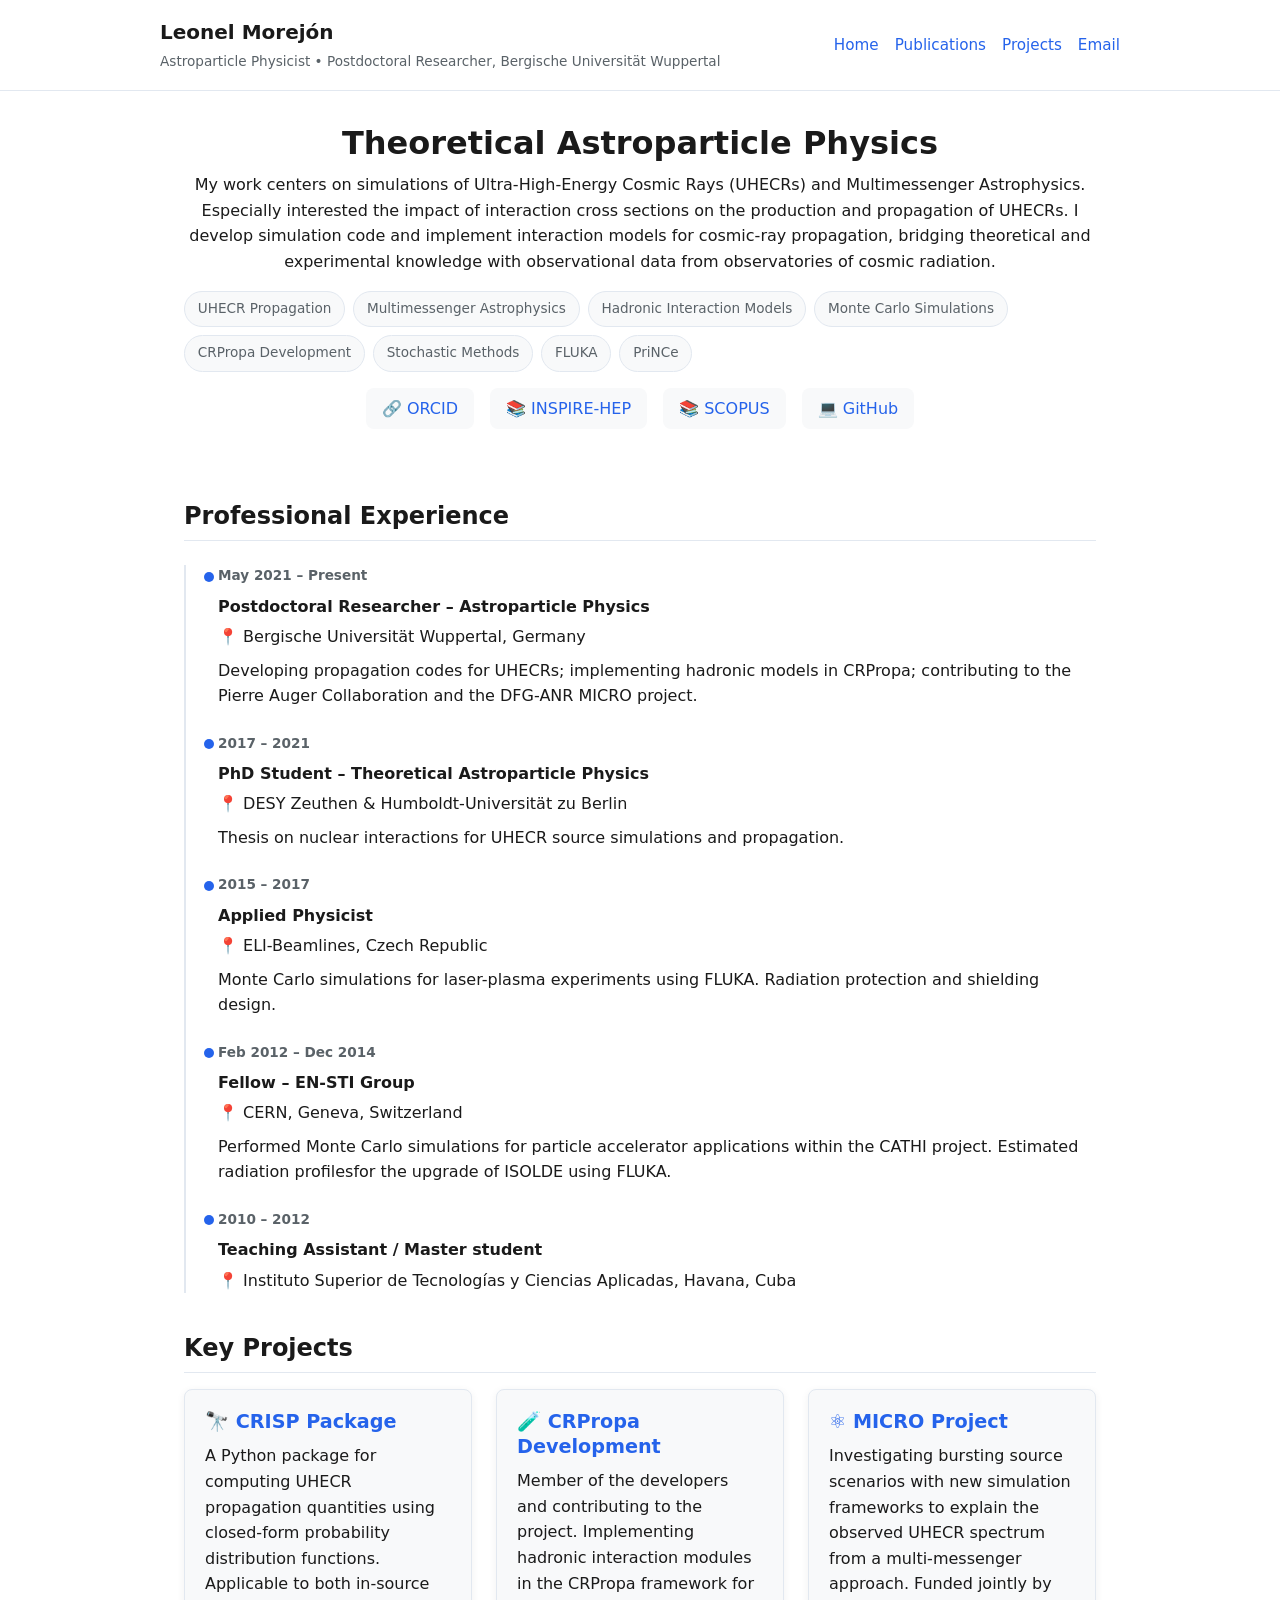
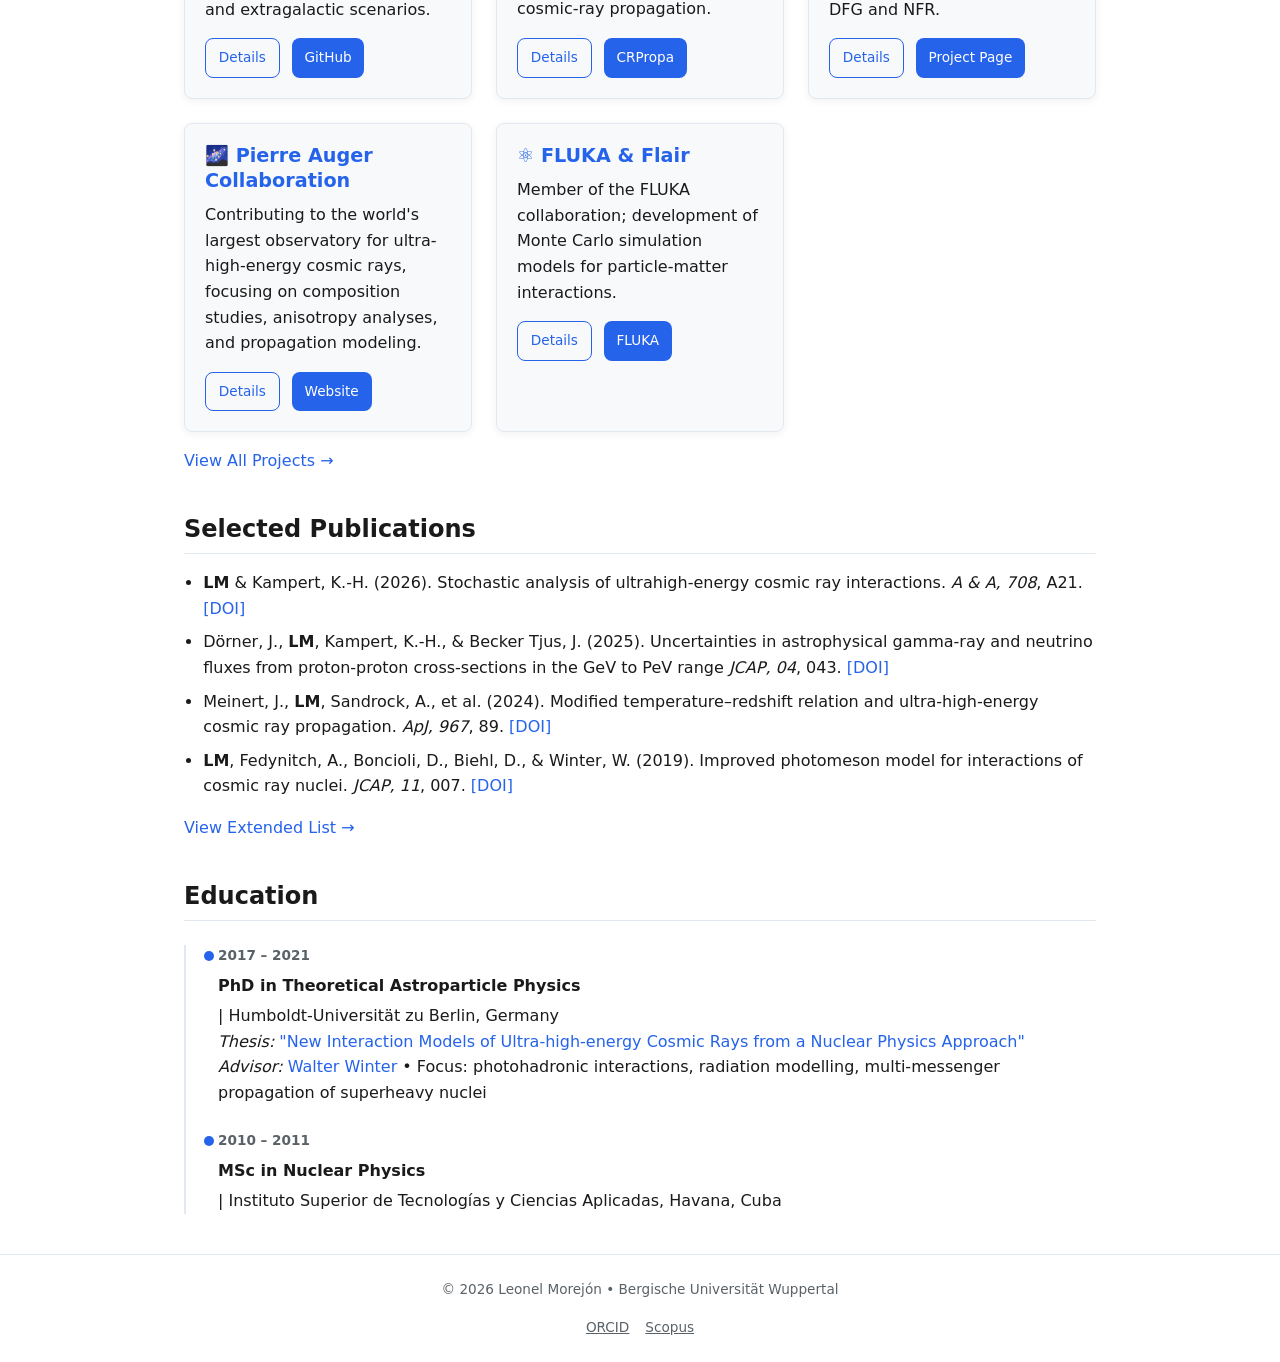
<file: index.html>
<!DOCTYPE html>
<html lang="en">
<head>
  <meta charset="UTF-8">
  <meta name="viewport" content="width=device-width, initial-scale=1.0">
  <meta name="description" content="Leonel Morejón - Theoretical Astroparticle Physicist specializing in UHECR propagation, multimessenger astrophysics, and hadronic interaction models.">
  <title>Home | Leonel Morejón</title>
  <link rel="stylesheet" href="styles.css">
</head>
<body>
  <header>
    <div class="container header-inner">
      <div class="brand">
        <span class="name">Leonel Morejón</span>
        <span class="title">Astroparticle Physicist • Postdoctoral Researcher, Bergische Universität Wuppertal</span>
      </div>
      <nav>
        <a href="index.html">Home</a>
        <a href="publications.html">Publications</a>
        <a href="projects.html">Projects</a>
        <a href="mailto:morejon@uni-wuppertal.de">Email</a>
      </nav>
    </div>
  </header>

  <main class="container">
    <section class="hero">
      <h1>Theoretical Astroparticle Physics</h1>
      <p>My work centers on simulations of Ultra-High-Energy Cosmic Rays (UHECRs) and Multimessenger Astrophysics. Especially interested the impact of interaction cross sections on the production and propagation of UHECRs. I develop simulation code and implement interaction models for cosmic-ray propagation, bridging theoretical and experimental knowledge with observational data from observatories of cosmic radiation.</p>
      
      <div class="tags">
        <span class="tag">UHECR Propagation</span>
        <span class="tag">Multimessenger Astrophysics</span>
        <span class="tag">Hadronic Interaction Models</span>
        <span class="tag">Monte Carlo Simulations</span>
        <span class="tag">CRPropa Development</span>
        <span class="tag">Stochastic Methods</span>
        <span class="tag">FLUKA</span>
        <span class="tag">PriNCe</span>
      </div>

      <div class="hero-links">
        <a href="https://orcid.org/0000-0003-1494-2624" target="_blank" rel="noopener noreferrer">🔗 ORCID</a>
        <a href="https://inspirehep.net/authors/1989440" target="_blank" rel="noopener noreferrer">📚 INSPIRE-HEP</a>
        <a href="https://www.scopus.com/authid/detail.uri?authorId=57215412908" target="_blank" rel="noopener noreferrer">📚 SCOPUS</a>
        <a href="https://github.com/mohller/crisp" target="_blank" rel="noopener noreferrer">💻 GitHub</a>
      </div>
    </section>

    <section>
      <h2>Professional Experience</h2>
      <div class="timeline">
        <div class="timeline-item">
          <span class="timeline-date">May 2021 – Present</span>
          <strong>Postdoctoral Researcher – Astroparticle Physics</strong> 📍 Bergische Universität Wuppertal, Germany
          <p>Developing propagation codes for UHECRs; implementing hadronic models in CRPropa; contributing to the Pierre Auger Collaboration and the DFG-ANR MICRO project.</p>
        </div>
        <div class="timeline-item">
          <span class="timeline-date">2017 – 2021</span>
          <strong>PhD Student – Theoretical Astroparticle Physics</strong> 📍 DESY Zeuthen & Humboldt-Universität zu Berlin
          <p>Thesis on nuclear interactions for UHECR source simulations and propagation.</p>
        </div>
        <div class="timeline-item">
          <span class="timeline-date">2015 – 2017</span>
          <strong>Applied Physicist</strong> 📍 ELI-Beamlines, Czech Republic
          <p>Monte Carlo simulations for laser-plasma experiments using FLUKA. Radiation protection and shielding design.</p>
        </div>
        <div class="timeline-item">
          <span class="timeline-date">Feb 2012 – Dec 2014</span>
          <strong>Fellow – EN-STI Group</strong> 📍 CERN, Geneva, Switzerland
          <p>Performed Monte Carlo simulations for particle accelerator applications within the CATHI project. Estimated  radiation profilesfor the upgrade of ISOLDE using FLUKA.</p>
        </div>
        <div class="timeline-item">
          <span class="timeline-date">2010 – 2012</span>
          <strong>Teaching Assistant / Master student</strong> 📍 Instituto Superior de Tecnologías y Ciencias Aplicadas, Havana, Cuba
        </div>
      </div>
    </section>

    <section>
      <h2>Key Projects</h2>
      <div class="card-grid">
        <article class="card">
          <h3>🔭 CRISP Package</h3>
          <p>A Python package for computing UHECR propagation quantities using closed-form probability distribution functions. Applicable to both in-source and extragalactic scenarios.</p>
          <div class="card-actions">
            <a href="projects.html#crisp" class="btn btn-outline">Details</a>
            <a href="https://github.com/mohller/crisp" target="_blank" rel="noopener noreferrer" class="btn">GitHub</a>
          </div>
        </article>
        <article class="card">
          <h3>🧪 CRPropa Development</h3>
          <p>Member of the developers and contributing to the project. Implementing hadronic interaction modules in the CRPropa framework for cosmic-ray propagation.</p>
          <div class="card-actions">
            <a href="projects.html#crpropa" class="btn btn-outline">Details</a>
            <a href="https://crpropa.desy.de" target="_blank" rel="noopener noreferrer" class="btn">CRPropa</a>
          </div>
        </article>
        <article class="card">
          <h3>⚛️ MICRO Project</h3>
          <p>Investigating bursting source scenarios with new simulation frameworks to explain the observed UHECR spectrum from a multi-messenger approach. Funded jointly by DFG and NFR.</p>
          <div class="card-actions">
            <a href="projects.html#micro" class="btn btn-outline">Details</a>
            <a href="https://micro-uhecr.github.io/" target="_blank" rel="noopener noreferrer" class="btn">Project Page</a>
          </div>
        </article>
        <article class="card">
          <h3>🌌 Pierre Auger Collaboration</h3>
          <p>Contributing to the world's largest observatory for ultra-high-energy cosmic rays, focusing on composition studies, anisotropy analyses, and propagation modeling.</p>
          <div class="card-actions">
            <a href="projects.html#auger" class="btn btn-outline">Details</a>
            <a href="https://www.auger.org" target="_blank" rel="noopener noreferrer" class="btn">Website</a>
          </div>
        </article>
        <article class="card">
          <h3>⚛️ FLUKA & Flair</h3>
          <p>Member of the FLUKA collaboration; development of Monte Carlo simulation models for particle-matter interactions.</p>
          <div class="card-actions">
            <a href="projects.html#fluka" class="btn btn-outline">Details</a>
            <a href="http://www.fluka.eu" target="_blank" rel="noopener noreferrer" class="btn">FLUKA</a>
          </div>
        </article>
      </div>
      <p style="margin-top:1rem;"><a href="projects.html">View All Projects →</a></p>
    </section>

    <section>
      <h2>Selected Publications</h2>
      <ul>
        <li><strong>LM</strong> & Kampert, K.-H. (2026). Stochastic analysis of ultrahigh-energy cosmic ray interactions. <em>A & A, 708</em>, A21. <a href="https://doi.org/10.1051/0004-6361/202557405" target="_blank" rel="noopener noreferrer">[DOI]</a></li>
        <li>Dörner, J., <strong>LM</strong>, Kampert, K.-H., & Becker Tjus, J. (2025). Uncertainties in astrophysical gamma-ray and neutrino fluxes from proton-proton cross-sections in the GeV to PeV range <em>JCAP, 04</em>, 043. <a href="https://doi.org/10.1088/1475-7516/2025/04/043" target="_blank" rel="noopener noreferrer">[DOI]</a></li>
        <li>Meinert, J., <strong>LM</strong>, Sandrock, A., et al. (2024). Modified temperature–redshift relation and ultra-high-energy cosmic ray propagation. <em>ApJ, 967</em>, 89. <a href="https://doi.org/10.3847/1538-4357/ad4037" target="_blank" rel="noopener noreferrer">[DOI]</a></li>
        <li><strong>LM</strong>, Fedynitch, A., Boncioli, D., Biehl, D., & Winter, W. (2019). Improved photomeson model for interactions of cosmic ray nuclei. <em>JCAP, 11</em>, 007. <a href="https://doi.org/10.1088/1475-7516/2019/11/007" target="_blank" rel="noopener noreferrer">[DOI]</a></li>
      </ul>
      <a href="publications.html">View Extended List →</a>
    </section>

    <section>
      <h2>Education</h2>
      <div class="timeline">
        <div class="timeline-item">
          <span class="timeline-date">2017 – 2021</span>
          <strong>PhD in Theoretical Astroparticle Physics</strong> | Humboldt-Universität zu Berlin, Germany<br>
          <em>Thesis:</em> <a href="https://doi.org/10.18452/22585" target="_blank" rel="noopener noreferrer">"New Interaction Models of Ultra-high-energy Cosmic Rays from a Nuclear Physics Approach"</a><br>
          <em>Advisor:</em> <a href="https://inspirehep.net/authors/1114362" target="_blank" rel="noopener noreferrer">Walter Winter</a> • Focus: photohadronic interactions, radiation modelling, multi-messenger propagation of superheavy nuclei
        </div>
        <div class="timeline-item">
          <span class="timeline-date">2010 – 2011</span>
          <strong>MSc in Nuclear Physics</strong> | Instituto Superior de Tecnologías y Ciencias Aplicadas, Havana, Cuba
        </div>
      </div>
    </section>
  </main>

  <footer>
    <div class="container">
      <p>&copy; <span id="year">2026</span> Leonel Morejón • Bergische Universität Wuppertal</p>
      <div class="footer-links">
        <a href="https://orcid.org/0000-0003-1494-2624" target="_blank" rel="noopener noreferrer">ORCID</a>
        <a href="https://www.scopus.com/authid/detail.uri?authorId=57215412908" target="_blank" rel="noopener noreferrer">Scopus</a>
      </div>
    </div>
  </footer>
  <script>document.getElementById('year').textContent = new Date().getFullYear();</script>
</body>
</html>
</file>
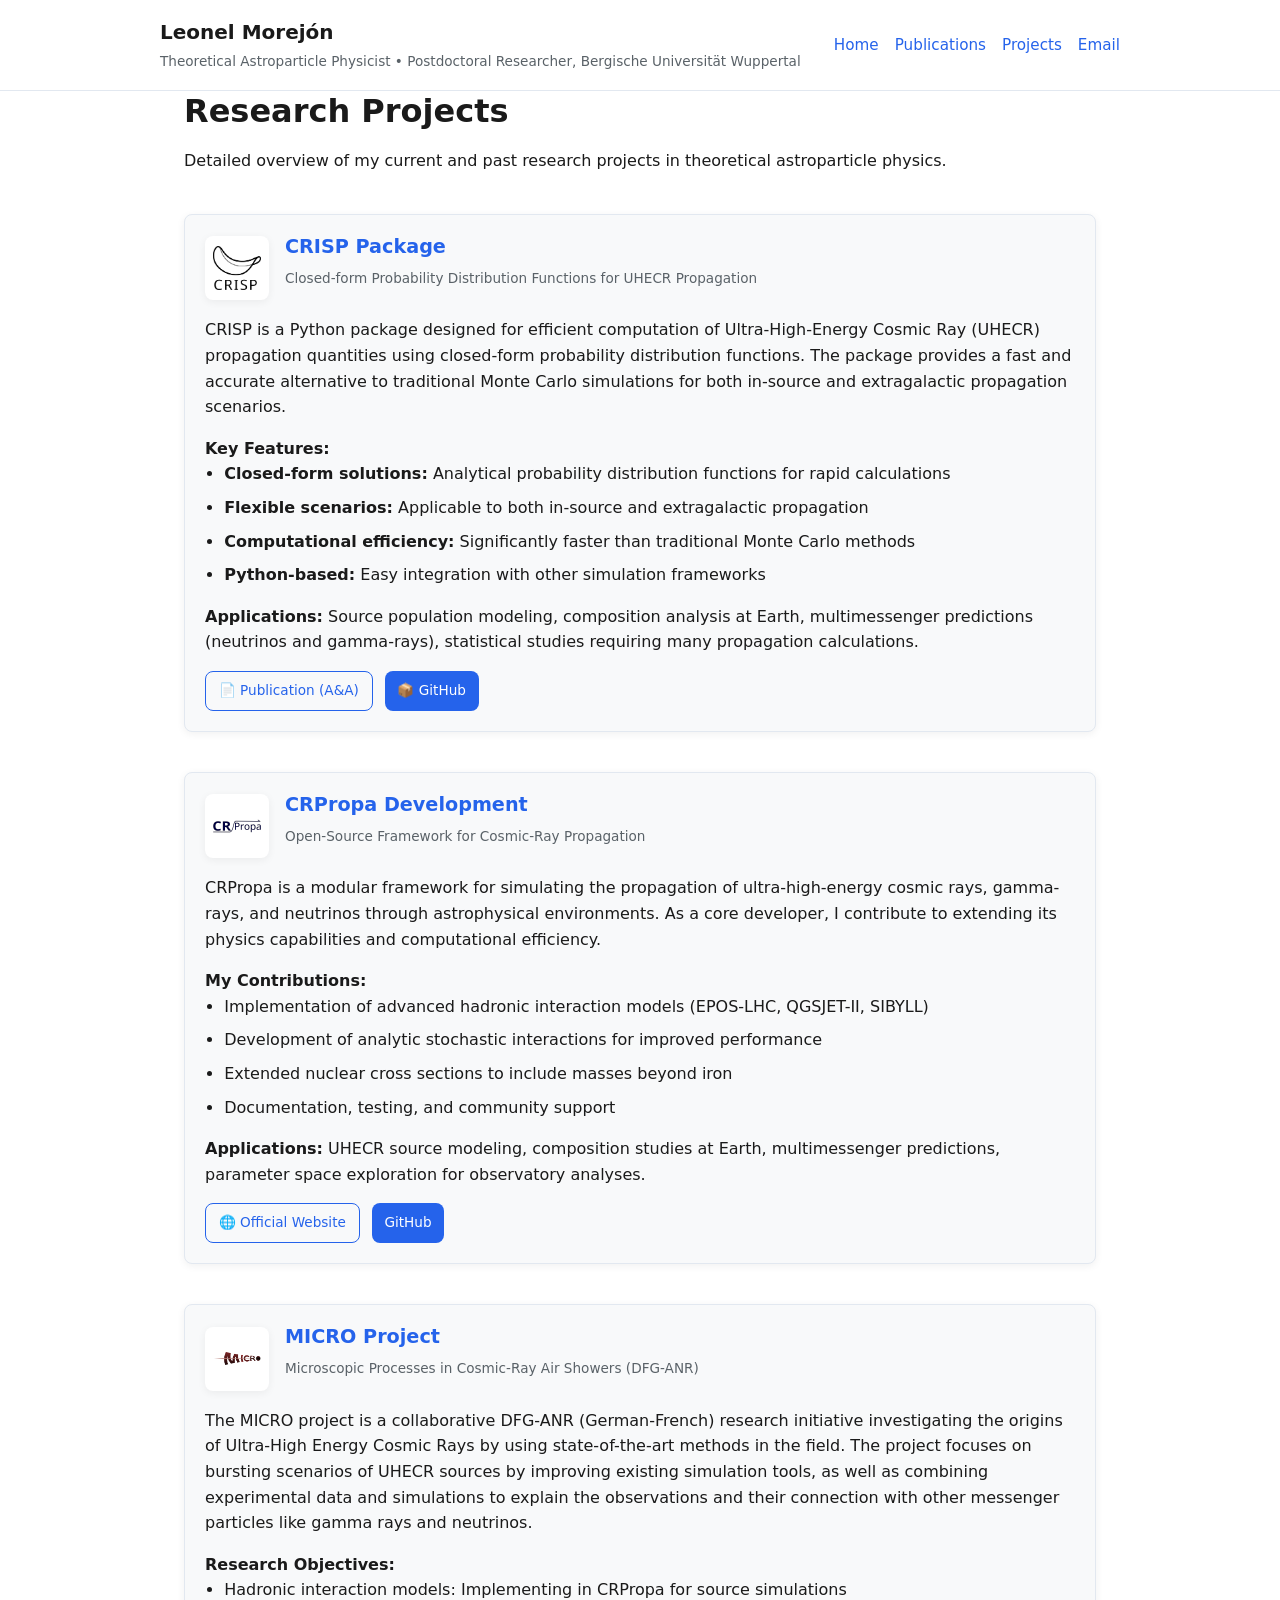
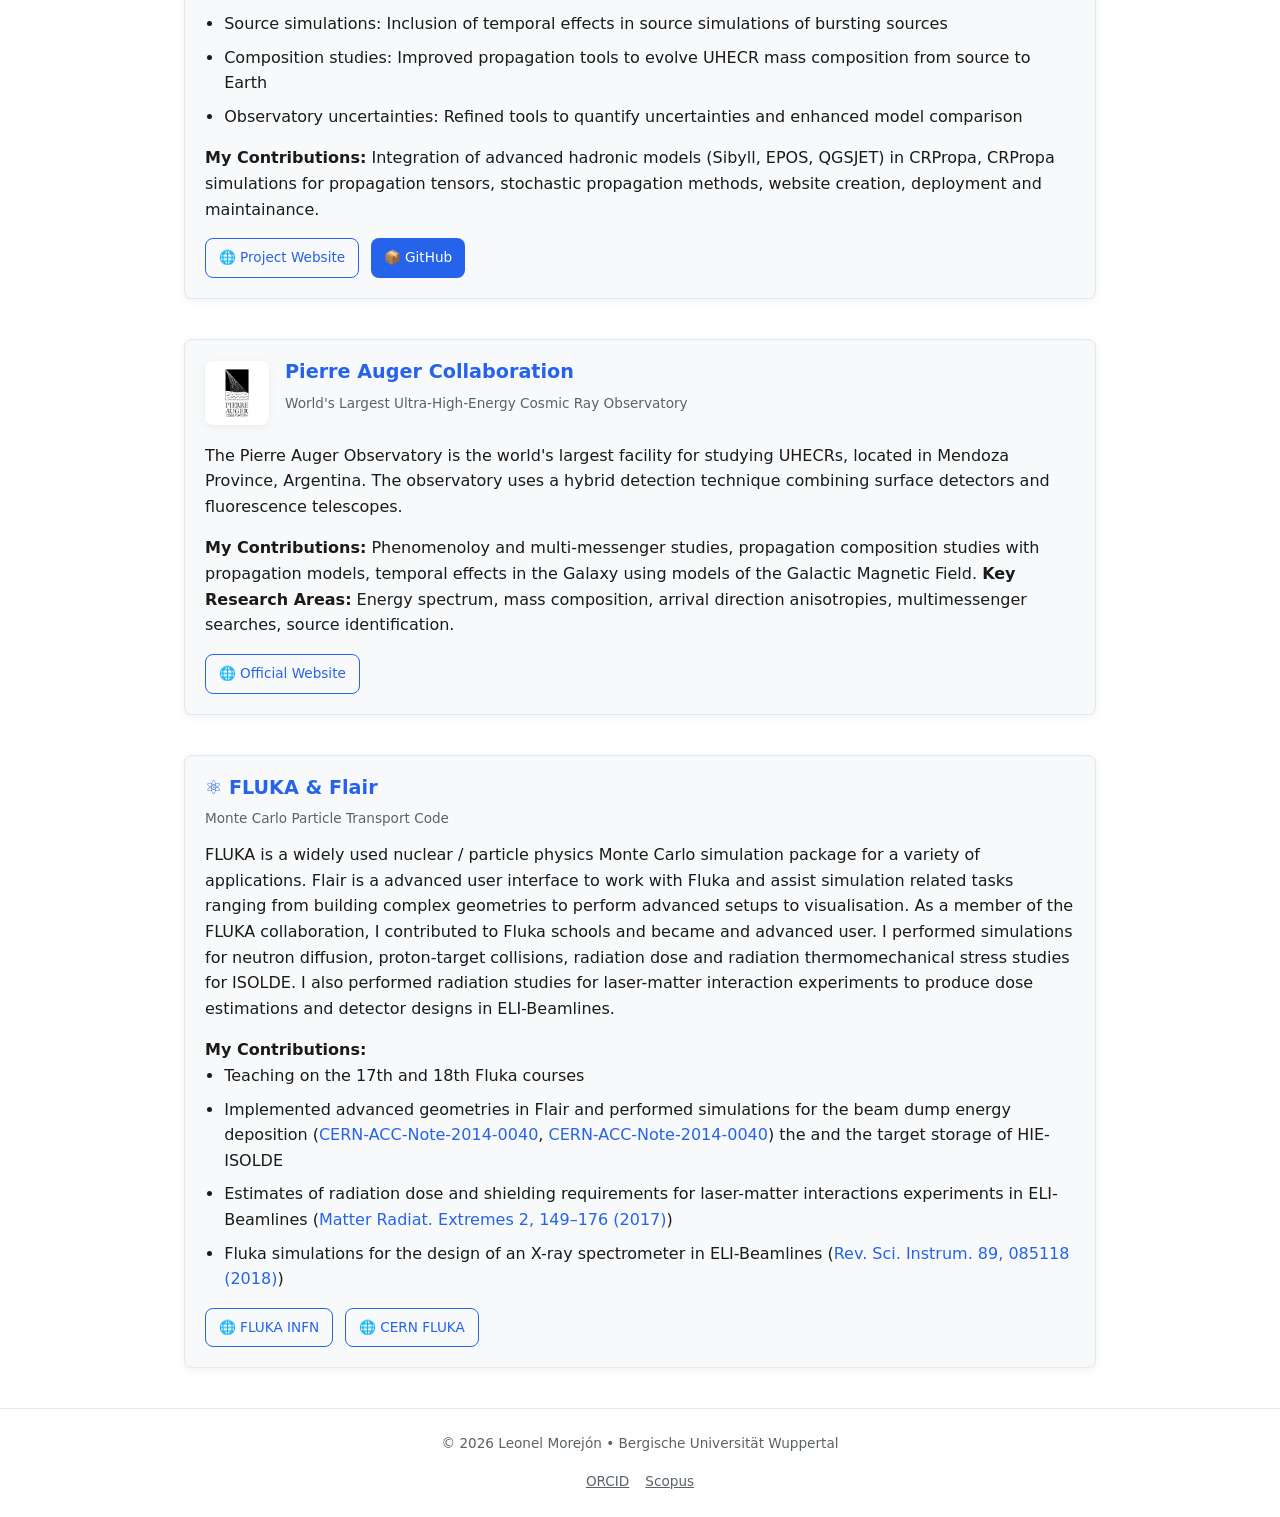
<file: projects.html>
<!DOCTYPE html>
<html lang="en">
<head>
  <meta charset="UTF-8">
  <meta name="viewport" content="width=device-width, initial-scale=1.0">
  <meta name="description" content="Research projects by Leonel Morejón including CRISP, MICRO, Pierre Auger Collaboration, CRPropa, and FLUKA development.">
  <title>Projects | Leonel Morejón</title>
  <link rel="stylesheet" href="styles.css">
</head>
<body>
  <header>
    <div class="container header-inner">
      <div class="brand">
        <span class="name">Leonel Morejón</span>
        <span class="title">Theoretical Astroparticle Physicist • Postdoctoral Researcher, Bergische Universität Wuppertal</span>
      </div>
      <nav>
        <a href="index.html">Home</a>
        <a href="publications.html">Publications</a>
        <a href="projects.html">Projects</a>
        <a href="mailto:leonel.morejon@uni-wuppertal.de">Email</a>
      </nav>
    </div>
  </header>

  <main class="container">
    <section>
      <h1>Research Projects</h1>
      <p>Detailed overview of my current and past research projects in theoretical astroparticle physics.</p>
    </section>

    <!-- CRISP -->
    <section id="crisp" class="card">
      <div class="project-header">
        <img src="assets/images/crisp_logo.png" alt="CRISP package logo" class="project-logo" onerror="this.style.display='none'">
        <div>
          <h3>CRISP Package</h3>
          <div class="card-meta">Closed-form Probability Distribution Functions for UHECR Propagation</div>
        </div>
      </div>
      <p>CRISP is a Python package designed for efficient computation of Ultra-High-Energy Cosmic Ray (UHECR) propagation quantities using closed-form probability distribution functions. The package provides a fast and accurate alternative to traditional Monte Carlo simulations for both in-source and extragalactic propagation scenarios.</p>
      <strong>Key Features:</strong>
      <ul>
        <li><strong>Closed-form solutions:</strong> Analytical probability distribution functions for rapid calculations</li>
        <li><strong>Flexible scenarios:</strong> Applicable to both in-source and extragalactic propagation</li>
        <li><strong>Computational efficiency:</strong> Significantly faster than traditional Monte Carlo methods</li>
        <li><strong>Python-based:</strong> Easy integration with other simulation frameworks</li>
      </ul>
      <strong>Applications:</strong> Source population modeling, composition analysis at Earth, multimessenger predictions (neutrinos and gamma-rays), statistical studies requiring many propagation calculations.
      <div class="card-actions">
        <a href="https://doi.org/10.1051/0004-6361/202557405" target="_blank" rel="noopener noreferrer" class="btn btn-outline">📄 Publication (A&A)</a>
        <a href="https://github.com/mohller/crisp" target="_blank" rel="noopener noreferrer" class="btn">📦 GitHub</a>
      </div>
    </section>

    <!-- CRPropa Development (NEW SEPARATE SECTION) -->
    <section id="crpropa" class="card">
      <div class="project-header">
        <img src="assets/images/crpropa_logo.png" alt="MICRO project logo" class="project-logo" onerror="this.style.display='none'">
        <div>
          <h3>CRPropa Development</h3>
          <div class="card-meta">Open-Source Framework for Cosmic-Ray Propagation</div>
        </div>
      </div>
      <p>CRPropa is a modular framework for simulating the propagation of ultra-high-energy cosmic rays, gamma-rays, and neutrinos through astrophysical environments. As a core developer, I contribute to extending its physics capabilities and computational efficiency.</p>
      <strong>My Contributions:</strong>
      <ul>
        <li>Implementation of advanced hadronic interaction models (EPOS-LHC, QGSJET-II, SIBYLL)</li>
        <li>Development of analytic stochastic interactions for improved performance</li>
        <li>Extended nuclear cross sections to include masses beyond iron</li>
        <li>Documentation, testing, and community support</li>
      </ul>
      <strong>Applications:</strong> UHECR source modeling, composition studies at Earth, multimessenger predictions, parameter space exploration for observatory analyses.
      <div class="card-actions">
        <a href="https://crpropa.desy.de" target="_blank" rel="noopener noreferrer" class="btn btn-outline">🌐 Official Website</a>
        <a href="https://github.com/CRPropa/CRPropa-3" target="_blank" rel="noopener noreferrer" class="btn">GitHub</a>
      </div>
    </section>

    <!-- MICRO -->
    <section id="micro" class="card">
      <div class="project-header">
        <img src="assets/images/micro_logo.png" alt="MICRO project logo" class="project-logo" onerror="this.style.display='none'">
        <div>
          <h3>MICRO Project</h3>
          <div class="card-meta">Microscopic Processes in Cosmic-Ray Air Showers (DFG-ANR)</div>
        </div>
      </div>
      <p>The MICRO project is a collaborative DFG-ANR (German-French) research initiative investigating the origins of Ultra-High Energy Cosmic Rays by using state-of-the-art methods in the field. The project focuses on bursting scenarios of UHECR sources by improving existing simulation tools, as well as combining experimental data and simulations to explain the observations and their connection with other messenger particles like gamma rays and neutrinos.</p>
      <strong>Research Objectives:</strong>
      <ul>
        <li>Hadronic interaction models: Implementing in CRPropa for source simulations</li>
        <li>Source simulations: Inclusion of temporal effects in source simulations of bursting sources</li>
        <li>Composition studies: Improved propagation tools to evolve UHECR mass composition from source to Earth</li>
        <li>Observatory uncertainties: Refined tools to quantify uncertainties and enhanced model comparison</li>
      </ul>
      <strong>My Contributions:</strong> Integration of advanced hadronic models (Sibyll, EPOS, QGSJET) in CRPropa, CRPropa simulations for propagation tensors, stochastic propagation methods, website creation, deployment and maintainance.
      <div class="card-actions">
        <a href="https://micro-uhecr.github.io/" target="_blank" rel="noopener noreferrer" class="btn btn-outline">🌐 Project Website</a>
        <a href="https://github.com/micro-uhecr/him_crpropa" target="_blank" rel="noopener noreferrer" class="btn">📦 GitHub</a>
      </div>
    </section>

    <!-- Pierre Auger -->
    <section id="auger" class="card">
      <div class="project-header">
        <img src="assets/images/pao_logo.jpg" alt="MICRO project logo" class="project-logo" onerror="this.style.display='none'">
        <div>
          <h3>Pierre Auger Collaboration</h3>
          <div class="card-meta">World's Largest Ultra-High-Energy Cosmic Ray Observatory</div>          
        </div>
      </div>
      <p>The Pierre Auger Observatory is the world's largest facility for studying UHECRs, located in Mendoza Province, Argentina. The observatory uses a hybrid detection technique combining surface detectors and fluorescence telescopes.</p>
      <strong>My Contributions:</strong> Phenomenoloy and multi-messenger studies, propagation composition studies with propagation models, temporal effects in the Galaxy using models of the Galactic Magnetic Field.
      <strong>Key Research Areas:</strong> Energy spectrum, mass composition, arrival direction anisotropies, multimessenger searches, source identification.
      <div class="card-actions">
        <a href="https://www.auger.org" target="_blank" rel="noopener noreferrer" class="btn btn-outline">🌐 Official Website</a>
      </div>
    </section>

    <!-- FLUKA Collaboration (NEW SEPARATE SECTION) -->
    <section id="fluka" class="card">
      <h3>⚛️ FLUKA & Flair</h3>
      <div class="card-meta">Monte Carlo Particle Transport Code</div>
      <p>FLUKA is a widely used nuclear / particle physics Monte Carlo simulation package for a variety of applications. Flair is a advanced user interface to work with Fluka and assist simulation related tasks ranging from building complex geometries to perform advanced setups to visualisation. As a member of the FLUKA collaboration, I contributed to Fluka schools and became and advanced user. I performed simulations for neutron diffusion, proton-target collisions, radiation dose and radiation thermomechanical stress studies for ISOLDE. I also performed radiation studies for laser-matter interaction experiments to produce dose estimations and detector designs in ELI-Beamlines.</p>
      <strong>My Contributions:</strong>
      <ul>
        <li>Teaching on the 17th and 18th Fluka courses</li>
        <li>Implemented advanced geometries in Flair and performed simulations for the beam dump energy deposition (<a href="https://cds.cern.ch/record/1711193">CERN-ACC-Note-2014-0040</a>, <a href="https://cds.cern.ch/record/1711193">CERN-ACC-Note-2014-0040</a>) the and the target storage of HIE-ISOLDE</li>
        <li>Estimates of radiation dose and shielding requirements for laser-matter interactions experiments in ELI-Beamlines (<a href="https://doi.org/10.1016/j.mre.2017.03.003">Matter Radiat. Extremes 2, 149–176 (2017)</a>)</li>
        <li>Fluka simulations for the design of an X-ray spectrometer in ELI-Beamlines (<a href="https://doi.org/10.1063/1.5040979">Rev. Sci. Instrum. 89, 085118 (2018)</a>)</li>
      </ul>
      <div class="card-actions">
        <a href="http://www.fluka.org" target="_blank" rel="noopener noreferrer" class="btn btn-outline">🌐 FLUKA INFN</a>
        <a href="https://fluka.cern" target="_blank" rel="noopener noreferrer" class="btn btn-outline">🌐 CERN FLUKA</a>
      </div>
    </section>
  </main>

  <footer>
    <div class="container">
      <p>&copy; <span id="year">2026</span> Leonel Morejón • Bergische Universität Wuppertal</p>
      <div class="footer-links">
        <a href="https://orcid.org/0000-0003-1494-2624" target="_blank" rel="noopener noreferrer">ORCID</a>
        <a href="https://www.scopus.com/authid/detail.uri?authorId=57215412908" target="_blank" rel="noopener noreferrer">Scopus</a>
      </div>
    </div>
  </footer>
  <script>document.getElementById('year').textContent = new Date().getFullYear();</script>
</body>
</html>
</file>
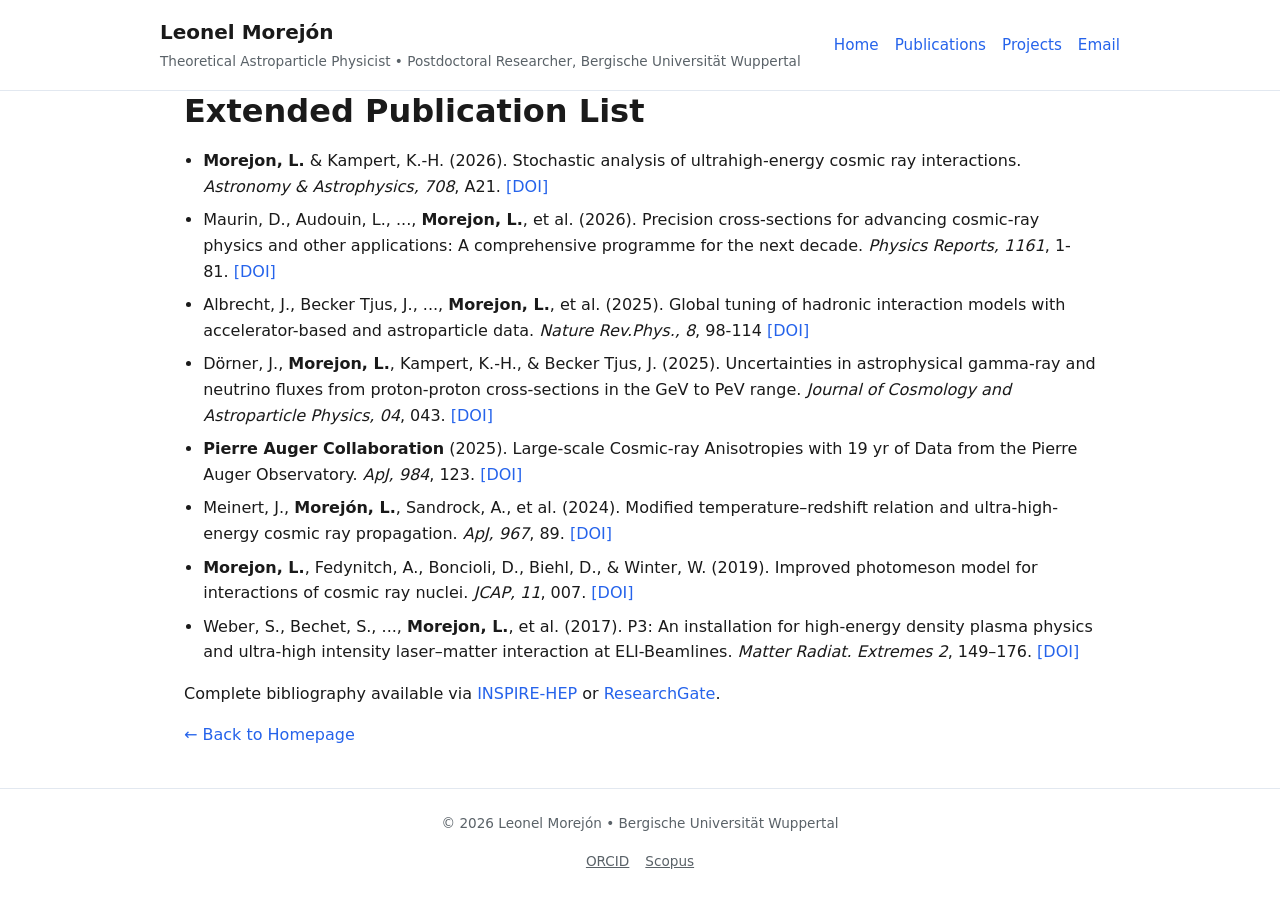
<file: publications.html>
<!DOCTYPE html>
<html lang="en">
<head>
  <meta charset="UTF-8">
  <meta name="viewport" content="width=device-width, initial-scale=1.0">
  <meta name="description" content="Complete publication list of Leonel Morejón, Theoretical Astroparticle Physicist.">
  <title>Publications | Leonel Morejón</title>
  <link rel="stylesheet" href="styles.css">
</head>
<body>
  <header>
    <div class="container header-inner">
      <div class="brand">
        <span class="name">Leonel Morejón</span>
        <span class="title">Theoretical Astroparticle Physicist • Postdoctoral Researcher, Bergische Universität Wuppertal</span>
      </div>
      <nav>
        <a href="index.html">Home</a>
        <a href="publications.html">Publications</a>
        <a href="projects.html">Projects</a>
        <a href="mailto:morejon@uni-wuppertal.de">Email</a>
      </nav>
    </div>
  </header>

  <main class="container">
    <section>
      <h1>Extended Publication List</h1>
      <ul>
        <li><strong>Morejon, L.</strong> & Kampert, K.-H. (2026). Stochastic analysis of ultrahigh-energy cosmic ray interactions. <em>Astronomy & Astrophysics, 708</em>, A21. <a href="https://doi.org/10.1051/0004-6361/202557405" target="_blank" rel="noopener noreferrer">[DOI]</a></li>
        <li>Maurin, D., Audouin, L., ..., <strong>Morejon, L.</strong>, et al. (2026). Precision cross-sections for advancing cosmic-ray physics and other applications: A comprehensive programme for the next decade. <em>Physics Reports, 1161</em>, 1-81. <a href="https://doi.org/10.1038/s42254-025-00897-3" target="_blank" rel="noopener noreferrer">[DOI]</a></li>
        <li>Albrecht, J., Becker Tjus, J., ..., <strong>Morejon, L.</strong>, et al. (2025). Global tuning of hadronic interaction models with accelerator-based and astroparticle data. <em>Nature Rev.Phys., 8</em>, 98-114 <a href="https://doi.org/10.1038/s42254-025-00897-3" target="_blank" rel="noopener noreferrer">[DOI]</a></li>
        <li>Dörner, J., <strong>Morejon, L.</strong>, Kampert, K.-H., & Becker Tjus, J. (2025). Uncertainties in astrophysical gamma-ray and neutrino fluxes from proton-proton cross-sections in the GeV to PeV range. <em>Journal of Cosmology and Astroparticle Physics, 04</em>, 043. <a href="https://doi.org/10.1088/1475-7516/2025/04/043" target="_blank" rel="noopener noreferrer">[DOI]</a></li>
        <li><strong>Pierre Auger Collaboration</strong> (2025). Large-scale Cosmic-ray Anisotropies with 19 yr of Data from the Pierre Auger Observatory. <em>ApJ, 984</em>, 123. <a href="https://doi.org/10.3847/1538-4357/adbdc5" target="_blank" rel="noopener noreferrer">[DOI]</a></li>
        <li>Meinert, J., <strong>Morejón, L.</strong>, Sandrock, A., et al. (2024). Modified temperature–redshift relation and ultra-high-energy cosmic ray propagation. <em>ApJ, 967</em>, 89. <a href="https://doi.org/10.3847/1538-4357/ad4037" target="_blank" rel="noopener noreferrer">[DOI]</a></li>
        <li><strong>Morejon, L.</strong>, Fedynitch, A., Boncioli, D., Biehl, D., & Winter, W. (2019). Improved photomeson model for interactions of cosmic ray nuclei. <em>JCAP, 11</em>, 007. <a href="https://doi.org/10.1088/1475-7516/2019/11/007" target="_blank" rel="noopener noreferrer">[DOI]</a></li>
        <li>Weber, S., Bechet, S., ..., <strong>Morejon, L.</strong>, et al. (2017). P3: An installation for high-energy density plasma physics and ultra-high intensity laser–matter interaction at ELI-Beamlines. <em>Matter Radiat. Extremes 2</em>, 149–176. <a href="https://doi.org/10.1016/j.mre.2017.03.003" target="_blank" rel="noopener noreferrer">[DOI]</a></li>
      </ul>
      <p>Complete bibliography available via <a href="https://inspirehep.net/authors/1989440" target="_blank" rel="noopener noreferrer">INSPIRE-HEP</a> or <a href="https://www.researchgate.net/profile/Leonel-Morejon" target="_blank" rel="noopener noreferrer">ResearchGate</a>.</p>
      <p><a href="index.html">← Back to Homepage</a></p>
    </section>
  </main>

  <footer>
    <div class="container">
      <p>&copy; <span id="year">2026</span> Leonel Morejón • Bergische Universität Wuppertal</p>
      <div class="footer-links">
        <a href="https://orcid.org/0000-0003-1494-2624" target="_blank" rel="noopener noreferrer">ORCID</a>
        <a href="https://www.scopus.com/authid/detail.uri?authorId=57215412908" target="_blank" rel="noopener noreferrer">Scopus</a>
      </div>
    </div>
  </footer>
  <script>document.getElementById('year').textContent = new Date().getFullYear();</script>
</body>
</html>
</file>
<file: styles.css>
/* styles.css - Clean, responsive academic theme */
:root {
  --bg: #ffffff;
  --bg-alt: #f8f9fa;
  --text: #1a1a1a;
  --text-muted: #5a6268;
  --accent: #2563eb;
  --accent-hover: #1d4ed8;
  --border: #e2e8f0;
  --shadow: 0 2px 8px rgba(0,0,0,0.06);
  --radius: 8px;
  --font-main: system-ui, -apple-system, "Segoe UI", Roboto, "Helvetica Neue", Arial, sans-serif;
  --font-mono: "SF Mono", "Fira Code", Consolas, monospace;
  --max-width: 960px;
  --spacing: 1.5rem;
}

@media (prefers-color-scheme: dark) {
  :root {
    --bg: #0f172a;
    --bg-alt: #1e293b;
    --text: #e2e8f0;
    --text-muted: #94a3b8;
    --accent: #60a5fa;
    --accent-hover: #93c5fd;
    --border: #334155;
    --shadow: 0 2px 12px rgba(0,0,0,0.3);
  }
}

* { box-sizing: border-box; margin: 0; padding: 0; }
html { scroll-behavior: smooth; }
body {
  font-family: var(--font-main);
  background: var(--bg);
  color: var(--text);
  line-height: 1.6;
  -webkit-font-smoothing: antialiased;
}

a { color: var(--accent); text-decoration: none; transition: color 0.2s; }
a:hover { color: var(--accent-hover); text-decoration: underline; }
img { max-width: 100%; height: auto; display: block; }

.container { max-width: var(--max-width); margin: 0 auto; padding: 0 var(--spacing); }

/* Header & Navigation */
header {
  border-bottom: 1px solid var(--border);
  background: var(--bg);
  position: sticky;
  top: 0;
  z-index: 10;
  backdrop-filter: blur(8px);
}
.header-inner {
  display: flex;
  justify-content: space-between;
  align-items: center;
  padding: 1rem 0;
  flex-wrap: wrap;
  gap: 0.5rem;
}
.brand .name { font-weight: 700; font-size: 1.25rem; display: block; }
.brand .title { font-size: 0.85rem; color: var(--text-muted); }
nav { display: flex; gap: 1rem; flex-wrap: wrap; }
nav a { font-weight: 500; font-size: 0.95rem; }

/* Main Content */
main { padding: 2.5rem 0; min-height: 70vh; }
section { margin-bottom: 2.5rem; }
h1, h2, h3 { line-height: 1.3; margin-bottom: 1rem; }
h1 { font-size: 2rem; }
h2 { font-size: 1.5rem; border-bottom: 1px solid var(--border); padding-bottom: 0.5rem; }
h3 { font-size: 1.2rem; color: var(--accent); }
p { margin-bottom: 1rem; }
ul { padding-left: 1.2rem; margin-bottom: 1rem; }
li { margin-bottom: 0.5rem; }

/* Hero */
.hero { text-align: center; padding: 2rem 0; }
.hero h1 { margin-bottom: 0.5rem; }
.hero-links { display: flex; gap: 1rem; justify-content: center; flex-wrap: wrap; margin-top: 1rem; }
.hero-links a { padding: 0.5rem 1rem; background: var(--bg-alt); border-radius: var(--radius); font-weight: 500; }

/* Research Tags */
.tags { display: flex; flex-wrap: wrap; gap: 0.5rem; margin: 1rem 0; }
.tag {
  background: var(--bg-alt);
  padding: 0.4rem 0.8rem;
  border-radius: 20px;
  font-size: 0.85rem;
  border: 1px solid var(--border);
  color: var(--text-muted);
}

/* Cards (Projects/Publications) */
.card-grid { display: grid; gap: 1.5rem; grid-template-columns: repeat(auto-fit, minmax(280px, 1fr)); }
.card {
  background: var(--bg-alt);
  border: 1px solid var(--border);
  border-radius: var(--radius);
  padding: 1.25rem;
  box-shadow: var(--shadow);
  transition: transform 0.2s, box-shadow 0.2s;
}
.card:hover { transform: translateY(-2px); box-shadow: 0 4px 12px rgba(0,0,0,0.1); }
.card h3 { margin-top: 0; margin-bottom: 0.5rem; }
.card-meta { font-size: 0.85rem; color: var(--text-muted); margin-bottom: 0.75rem; }
.card-actions { margin-top: 1rem; display: flex; flex-wrap: wrap; gap: 0.75rem; }
.btn {
  display: inline-flex; align-items: center; gap: 0.4rem;
  padding: 0.5rem 0.8rem; background: var(--accent); color: white;
  border-radius: var(--radius); font-weight: 500; font-size: 0.85rem;
}
.btn:hover { background: var(--accent-hover); text-decoration: none; }
.btn-outline { background: transparent; color: var(--accent); border: 1px solid var(--accent); }
.btn-outline:hover { background: var(--accent); color: white; }

/* Timeline (Experience) */
.timeline { 
  border-left: 2px solid var(--border); 
  padding-left: 1.5rem; 
  margin: 1.5rem 0; 
}
.timeline-item { 
  margin-bottom: 1.5rem; 
  position: relative; 
  padding-left: 0.5rem; /* Added spacing buffer */
}
.timeline-item::before {
  content: ""; 
  position: absolute; 
  left: -6px; 
  top: 0.4rem;
  width: 10px; 
  height: 10px; 
  background: var(--accent); 
  border-radius: 50%;
}
.timeline-date { 
  font-size: 0.85rem; 
  color: var(--text-muted); 
  font-weight: 600; 
  display: block;
  margin-bottom: 0.4rem; /* Added separation from content below */
}
.timeline-item strong { 
  display: block; 
  margin-bottom: 0.3rem; 
}
.timeline-item p,
.timeline-item em {
  margin-top: 0.5rem; /* Ensure paragraph content has breathing room */
}

/* Project Details */
.project-header { display: flex; align-items: center; gap: 1rem; flex-wrap: wrap; margin-bottom: 1rem; }
.project-logo { width: 64px; height: 64px; object-fit: contain; border-radius: var(--radius); background: white; padding: 8px; box-shadow: var(--shadow); }

/* Footer */
footer {
  border-top: 1px solid var(--border);
  padding: 1.5rem 0;
  margin-top: 2rem;
  text-align: center;
  font-size: 0.85rem;
  color: var(--text-muted);
}
footer a { color: var(--text-muted); text-decoration: underline; }
.footer-links { margin-top: 0.5rem; display: flex; justify-content: center; gap: 1rem; flex-wrap: wrap; }

/* Responsive */
@media (max-width: 600px) {
  .header-inner { flex-direction: column; align-items: flex-start; }
  nav { width: 100%; }
  h1 { font-size: 1.6rem; }
  .card-actions { flex-direction: column; }
  .btn { width: 100%; justify-content: center; }
}
</file>
